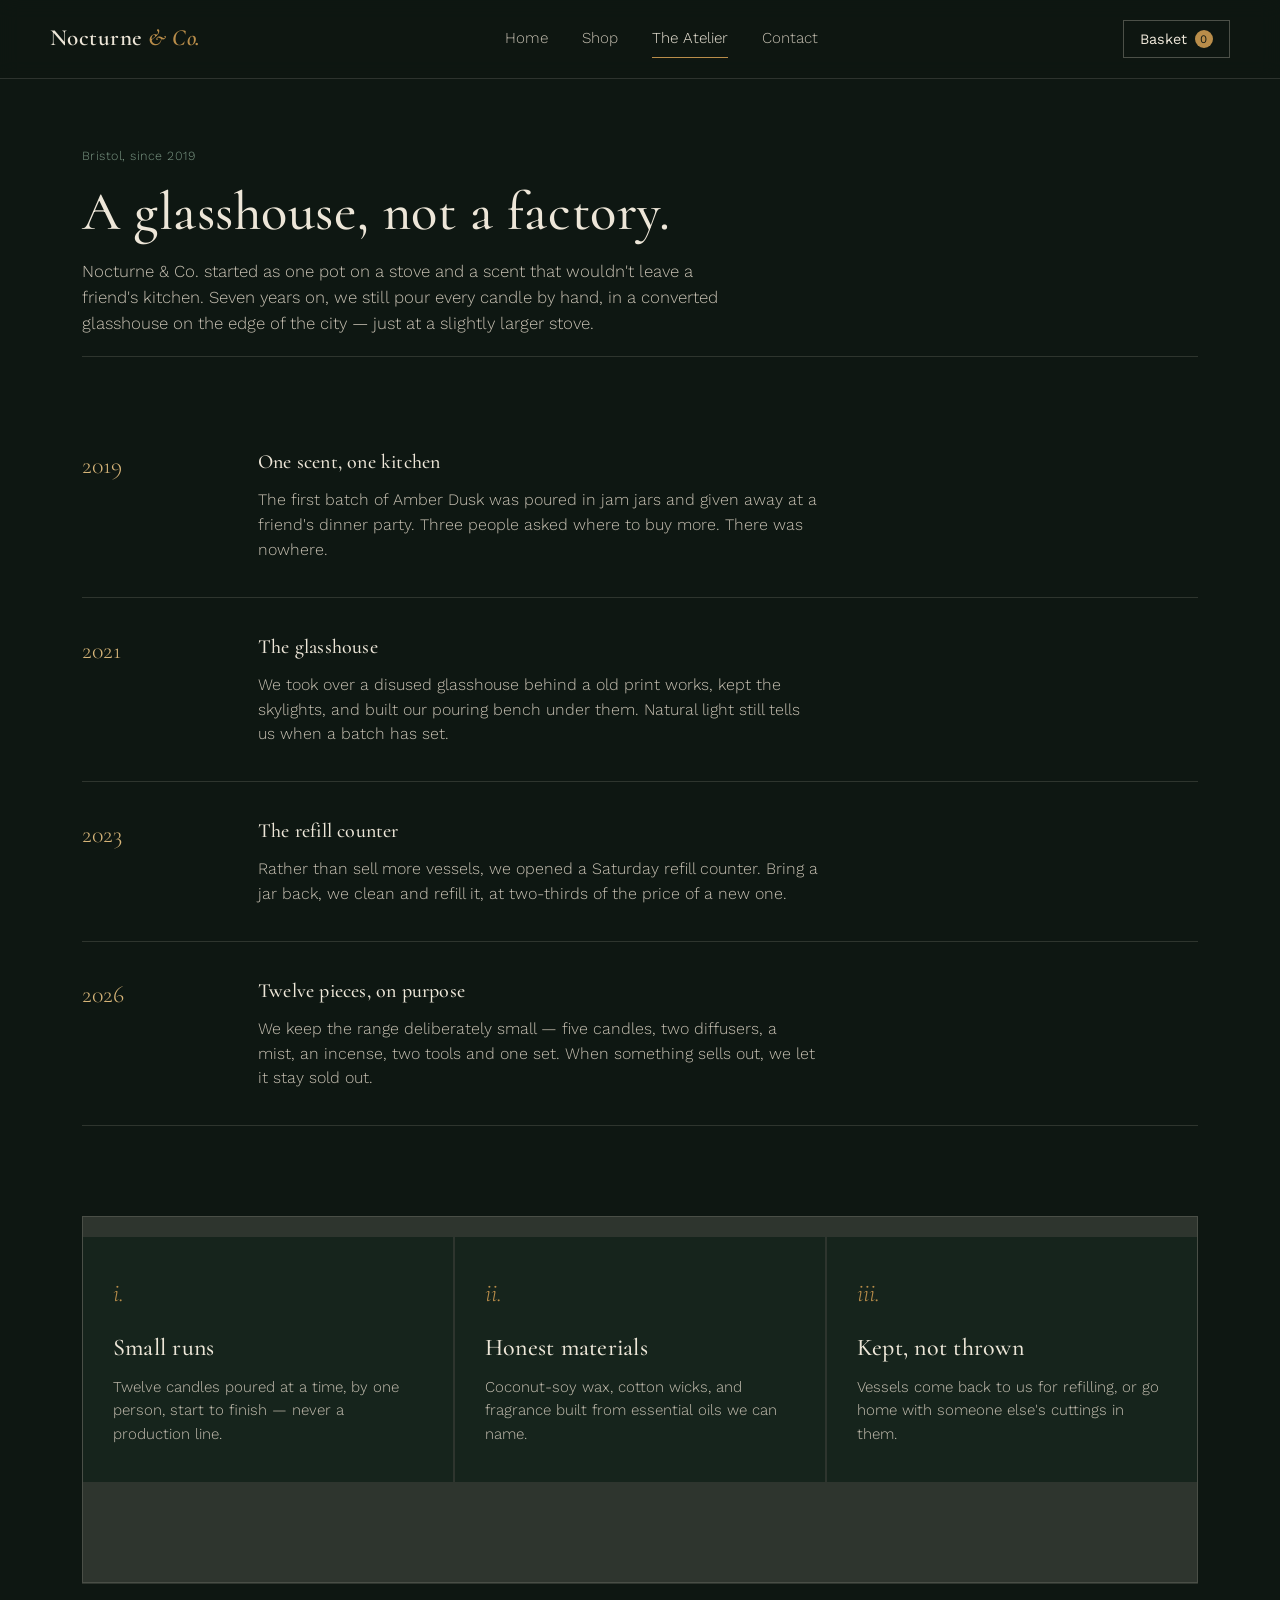
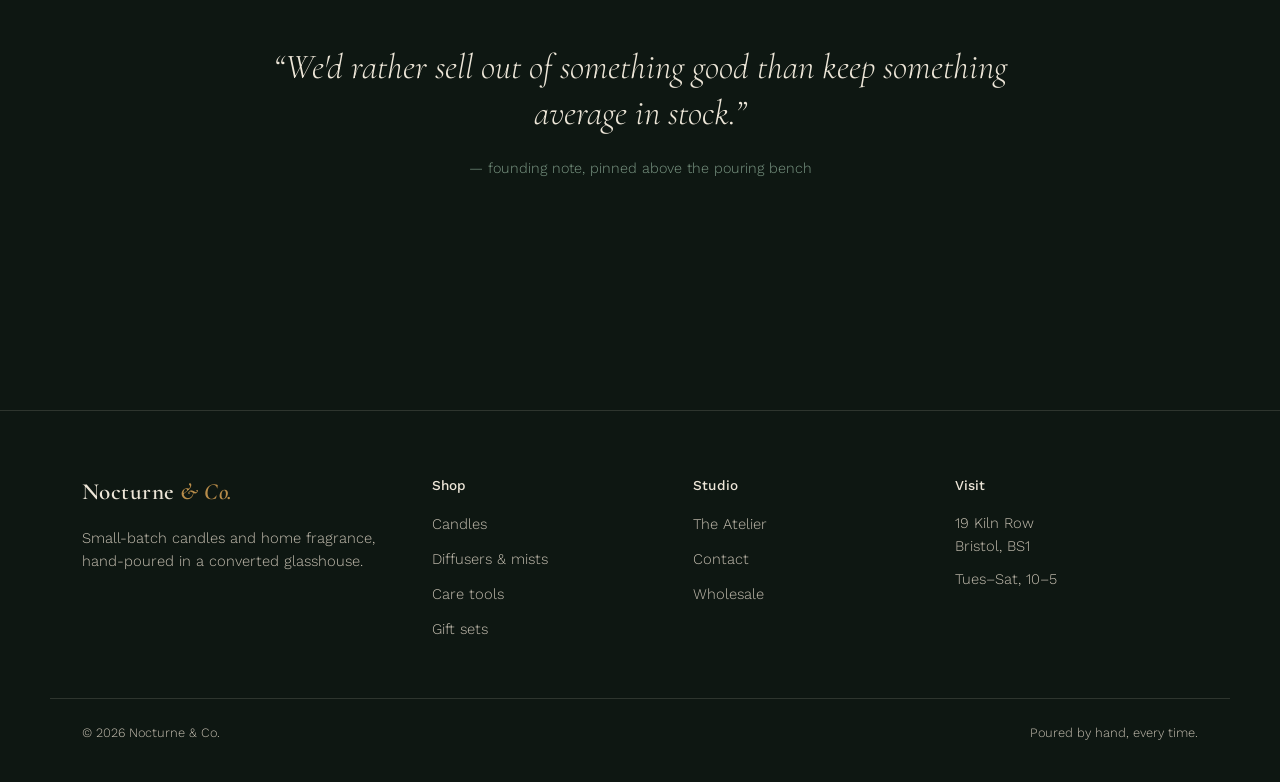
<file: fullstack/files/about.html>
<!DOCTYPE html>
<html lang="en">
<head>
<meta charset="UTF-8">
<meta name="viewport" content="width=device-width, initial-scale=1.0">
<title>The Atelier — Nocturne & Co.</title>
<link rel="stylesheet" href="styles.css">
<style>
  .about-hero{ padding:64px 0 20px; max-width:640px; }
  .about-hero p{ color:var(--linen-dim); margin-top:18px; font-size:1.05rem; }

  .timeline{ padding:90px 0; border-top:1px solid var(--line); }
  .t-row{
    display:grid; grid-template-columns:140px 1fr; gap:36px;
    padding:34px 0; border-bottom:1px solid var(--line);
  }
  .t-row:first-of-type{ padding-top:0; }
  .t-year{ font-family:var(--serif); font-size:1.5rem; color:var(--brass-light); }
  .t-copy h3{ margin-bottom:10px; font-size:1.25rem; }
  .t-copy p{ color:var(--linen-dim); max-width:56ch; }

  .values{ padding:20px 0 100px; display:grid; grid-template-columns:repeat(3,1fr); gap:2px; background:var(--line); border:1px solid var(--line); }
  .value-card{ background:var(--panel); padding:36px 30px; }
  .value-card .mark{ font-family:var(--serif); font-style:italic; color:var(--brass); font-size:1.6rem; display:block; margin-bottom:16px; }
  .value-card p{ color:var(--linen-dim); font-size:0.94rem; }

  .quote-block{
    padding:60px 0 110px; text-align:center; border-top:1px solid var(--line);
  }
  .quote-block blockquote{
    font-family:var(--serif); font-style:italic; font-size:clamp(1.5rem,3vw,2.2rem);
    max-width:760px; margin:0 auto 20px; line-height:1.3; color:var(--linen);
  }
  .quote-block cite{ color:var(--sage); font-size:0.9rem; font-style:normal; }

  @media (max-width:860px){
    .values{ grid-template-columns:1fr; }
    .t-row{ grid-template-columns:1fr; gap:10px; }
  }
</style>
</head>
<body>

<header class="site">
  <div class="wrap nav-row">
    <a href="index.html" class="wordmark">Nocturne <span>&amp; Co.</span></a>
    <nav class="links">
      <a href="index.html">Home</a>
      <a href="shop.html">Shop</a>
      <a href="about.html" class="active">The Atelier</a>
      <a href="contact.html">Contact</a>
    </nav>
    <div class="nav-right">
      <button class="cart-btn" onclick="openCart()">
        Basket <span class="cart-count" id="cart-count">0</span>
      </button>
      <button class="menu-toggle" onclick="toggleMobileNav()">&#9776;</button>
    </div>
  </div>
</header>

<main class="wrap">

  <section class="about-hero">
    <span class="eyebrow">Bristol, since 2019</span>
    <h1 style="font-size:clamp(2.2rem,4.5vw,3.4rem); margin-top:16px;">A glasshouse, not a factory.</h1>
    <p>Nocturne &amp; Co. started as one pot on a stove and a scent that wouldn't leave a friend's kitchen. Seven years on, we still pour every candle by hand, in a converted glasshouse on the edge of the city — just at a slightly larger stove.</p>
  </section>

  <section class="timeline">
    <div class="t-row">
      <span class="t-year">2019</span>
      <div class="t-copy">
        <h3>One scent, one kitchen</h3>
        <p>The first batch of Amber Dusk was poured in jam jars and given away at a friend's dinner party. Three people asked where to buy more. There was nowhere.</p>
      </div>
    </div>
    <div class="t-row">
      <span class="t-year">2021</span>
      <div class="t-copy">
        <h3>The glasshouse</h3>
        <p>We took over a disused glasshouse behind a old print works, kept the skylights, and built our pouring bench under them. Natural light still tells us when a batch has set.</p>
      </div>
    </div>
    <div class="t-row">
      <span class="t-year">2023</span>
      <div class="t-copy">
        <h3>The refill counter</h3>
        <p>Rather than sell more vessels, we opened a Saturday refill counter. Bring a jar back, we clean and refill it, at two-thirds of the price of a new one.</p>
      </div>
    </div>
    <div class="t-row">
      <span class="t-year">2026</span>
      <div class="t-copy">
        <h3>Twelve pieces, on purpose</h3>
        <p>We keep the range deliberately small — five candles, two diffusers, a mist, an incense, two tools and one set. When something sells out, we let it stay sold out.</p>
      </div>
    </div>
  </section>

  <section class="values">
    <div class="value-card">
      <span class="mark">i.</span>
      <h3 style="margin-bottom:10px;">Small runs</h3>
      <p>Twelve candles poured at a time, by one person, start to finish — never a production line.</p>
    </div>
    <div class="value-card">
      <span class="mark">ii.</span>
      <h3 style="margin-bottom:10px;">Honest materials</h3>
      <p>Coconut-soy wax, cotton wicks, and fragrance built from essential oils we can name.</p>
    </div>
    <div class="value-card">
      <span class="mark">iii.</span>
      <h3 style="margin-bottom:10px;">Kept, not thrown</h3>
      <p>Vessels come back to us for refilling, or go home with someone else's cuttings in them.</p>
    </div>
  </section>

  <section class="quote-block">
    <blockquote>&ldquo;We'd rather sell out of something good than keep something average in stock.&rdquo;</blockquote>
    <cite>— founding note, pinned above the pouring bench</cite>
  </section>

</main>

<footer class="site">
  <div class="wrap footer-grid">
    <div>
      <a href="index.html" class="wordmark">Nocturne <span>&amp; Co.</span></a>
      <p style="margin-top:16px;">Small-batch candles and home fragrance, hand-poured in a converted glasshouse.</p>
    </div>
    <div>
      <h4>Shop</h4>
      <ul class="footer-links">
        <li><a href="shop.html">Candles</a></li>
        <li><a href="shop.html">Diffusers &amp; mists</a></li>
        <li><a href="shop.html">Care tools</a></li>
        <li><a href="shop.html">Gift sets</a></li>
      </ul>
    </div>
    <div>
      <h4>Studio</h4>
      <ul class="footer-links">
        <li><a href="about.html">The Atelier</a></li>
        <li><a href="contact.html">Contact</a></li>
        <li><a href="contact.html">Wholesale</a></li>
      </ul>
    </div>
    <div>
      <h4>Visit</h4>
      <p>19 Kiln Row<br>Bristol, BS1</p>
      <p style="margin-top:10px;">Tues–Sat, 10–5</p>
    </div>
  </div>
  <div class="wrap footer-bottom">
    <span>&copy; 2026 Nocturne &amp; Co.</span>
    <span>Poured by hand, every time.</span>
  </div>
</footer>

<div class="cart-overlay" id="cart-overlay" onclick="closeCart()"></div>
<div class="cart-drawer" id="cart-drawer">
  <div class="cart-head">
    <h3>Your basket</h3>
    <button class="cart-close" onclick="closeCart()">&times;</button>
  </div>
  <div class="cart-items" id="cart-items"></div>
  <div class="cart-foot">
    <div class="cart-subtotal">
      <span>Subtotal</span>
      <span class="amount" id="cart-subtotal-amount">$0.00</span>
    </div>
    <a href="contact.html" class="btn solid" style="width:100%; justify-content:center;">Checkout</a>
  </div>
</div>
<div class="toast" id="toast"></div>

<script src="script.js"></script>
</body>
</html>
</file>
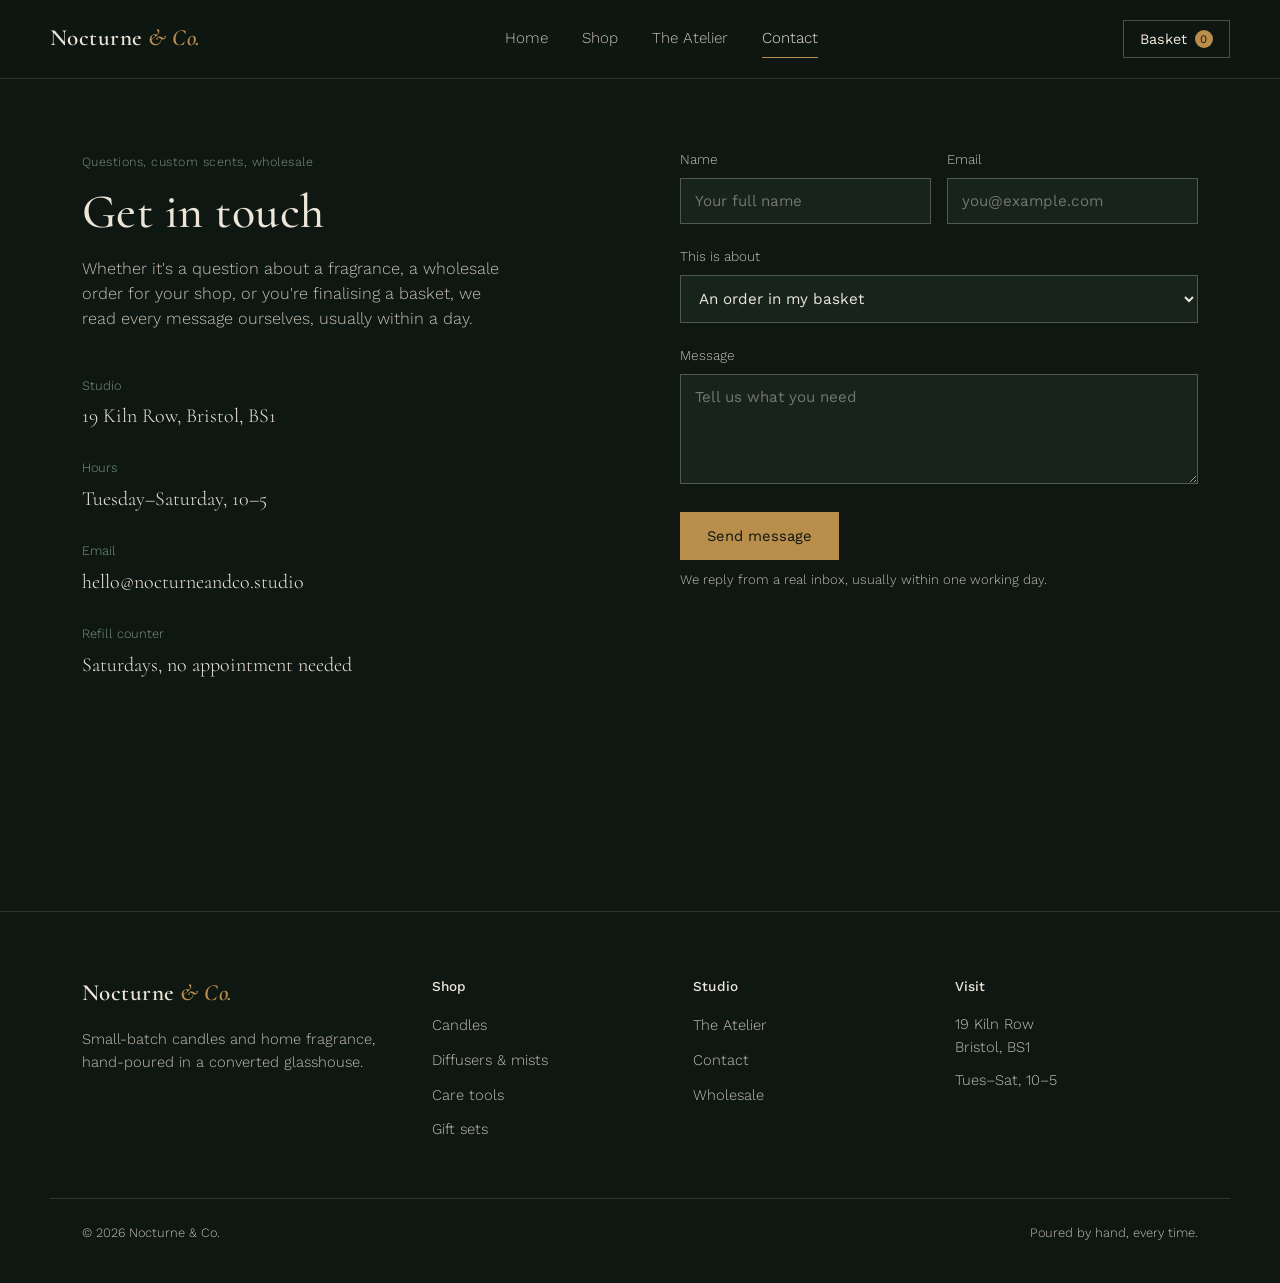
<file: fullstack/files/contact.html>
<!DOCTYPE html>
<html lang="en">
<head>
<meta charset="UTF-8">
<meta name="viewport" content="width=device-width, initial-scale=1.0">
<title>Contact — Nocturne & Co.</title>
<link rel="stylesheet" href="styles.css">
<style>
  .contact-wrap{
    display:grid; grid-template-columns:1fr 1fr; gap:80px;
    padding:70px 0 110px;
  }
  .contact-copy p.lede{ color:var(--linen-dim); margin-top:18px; max-width:42ch; font-size:1.02rem; }

  .info-list{ margin-top:44px; display:flex; flex-direction:column; gap:26px; }
  .info-item .label{ font-size:0.8rem; color:var(--sage); margin-bottom:6px; display:block; }
  .info-item .val{ font-family:var(--serif); font-size:1.25rem; }

  form{ display:flex; flex-direction:column; gap:22px; }
  .field{ display:flex; flex-direction:column; gap:8px; }
  .field label{ font-size:0.85rem; color:var(--linen-dim); }
  .field input, .field select, .field textarea{
    background:var(--panel); border:1px solid var(--line-strong);
    color:var(--linen); padding:13px 14px; font-family:var(--sans); font-size:0.95rem;
  }
  .field input:focus, .field select:focus, .field textarea:focus{
    outline:none; border-color:var(--brass);
  }
  .field textarea{ resize:vertical; min-height:110px; }
  .field-row{ display:flex; gap:16px; }
  .field-row .field{ flex:1; }

  .submit-row{ margin-top:6px; }
  .form-note{ font-size:0.82rem; color:var(--linen-dim); margin-top:10px; }

  @media (max-width:860px){
    .contact-wrap{ grid-template-columns:1fr; gap:50px; }
  }
</style>
</head>
<body>

<header class="site">
  <div class="wrap nav-row">
    <a href="index.html" class="wordmark">Nocturne <span>&amp; Co.</span></a>
    <nav class="links">
      <a href="index.html">Home</a>
      <a href="shop.html">Shop</a>
      <a href="about.html">The Atelier</a>
      <a href="contact.html" class="active">Contact</a>
    </nav>
    <div class="nav-right">
      <button class="cart-btn" onclick="openCart()">
        Basket <span class="cart-count" id="cart-count">0</span>
      </button>
      <button class="menu-toggle" onclick="toggleMobileNav()">&#9776;</button>
    </div>
  </div>
</header>

<main class="wrap">
  <div class="contact-wrap">

    <div class="contact-copy">
      <span class="eyebrow">Questions, custom scents, wholesale</span>
      <h1 style="font-size:clamp(2.1rem,4vw,3rem); margin-top:14px;">Get in touch</h1>
      <p class="lede">Whether it's a question about a fragrance, a wholesale order for your shop, or you're finalising a basket, we read every message ourselves, usually within a day.</p>

      <div class="info-list">
        <div class="info-item">
          <span class="label">Studio</span>
          <span class="val">19 Kiln Row, Bristol, BS1</span>
        </div>
        <div class="info-item">
          <span class="label">Hours</span>
          <span class="val">Tuesday–Saturday, 10–5</span>
        </div>
        <div class="info-item">
          <span class="label">Email</span>
          <span class="val">hello@nocturneandco.studio</span>
        </div>
        <div class="info-item">
          <span class="label">Refill counter</span>
          <span class="val">Saturdays, no appointment needed</span>
        </div>
      </div>
    </div>

    <form onsubmit="return handleSubmit(event)">
      <div class="field-row">
        <div class="field">
          <label for="name">Name</label>
          <input type="text" id="name" required placeholder="Your full name">
        </div>
        <div class="field">
          <label for="email">Email</label>
          <input type="email" id="email" required placeholder="you@example.com">
        </div>
      </div>

      <div class="field">
        <label for="reason">This is about</label>
        <select id="reason">
          <option>An order in my basket</option>
          <option>A fragrance question</option>
          <option>Wholesale or stockist enquiry</option>
          <option>The refill counter</option>
          <option>Something else</option>
        </select>
      </div>

      <div class="field">
        <label for="message">Message</label>
        <textarea id="message" required placeholder="Tell us what you need"></textarea>
      </div>

      <div class="submit-row">
        <button type="submit" class="btn solid">Send message</button>
        <p class="form-note" id="form-note">We reply from a real inbox, usually within one working day.</p>
      </div>
    </form>

  </div>
</main>

<footer class="site">
  <div class="wrap footer-grid">
    <div>
      <a href="index.html" class="wordmark">Nocturne <span>&amp; Co.</span></a>
      <p style="margin-top:16px;">Small-batch candles and home fragrance, hand-poured in a converted glasshouse.</p>
    </div>
    <div>
      <h4>Shop</h4>
      <ul class="footer-links">
        <li><a href="shop.html">Candles</a></li>
        <li><a href="shop.html">Diffusers &amp; mists</a></li>
        <li><a href="shop.html">Care tools</a></li>
        <li><a href="shop.html">Gift sets</a></li>
      </ul>
    </div>
    <div>
      <h4>Studio</h4>
      <ul class="footer-links">
        <li><a href="about.html">The Atelier</a></li>
        <li><a href="contact.html">Contact</a></li>
        <li><a href="contact.html">Wholesale</a></li>
      </ul>
    </div>
    <div>
      <h4>Visit</h4>
      <p>19 Kiln Row<br>Bristol, BS1</p>
      <p style="margin-top:10px;">Tues–Sat, 10–5</p>
    </div>
  </div>
  <div class="wrap footer-bottom">
    <span>&copy; 2026 Nocturne &amp; Co.</span>
    <span>Poured by hand, every time.</span>
  </div>
</footer>

<div class="cart-overlay" id="cart-overlay" onclick="closeCart()"></div>
<div class="cart-drawer" id="cart-drawer">
  <div class="cart-head">
    <h3>Your basket</h3>
    <button class="cart-close" onclick="closeCart()">&times;</button>
  </div>
  <div class="cart-items" id="cart-items"></div>
  <div class="cart-foot">
    <div class="cart-subtotal">
      <span>Subtotal</span>
      <span class="amount" id="cart-subtotal-amount">$0.00</span>
    </div>
    <a href="contact.html" class="btn solid" style="width:100%; justify-content:center;">Checkout</a>
  </div>
</div>
<div class="toast" id="toast"></div>

<script src="script.js"></script>
<script>
  function handleSubmit(e){
    e.preventDefault();
    document.getElementById('form-note').textContent = "Thanks — your message has been sent. We'll reply within one working day.";
    e.target.reset();
    return false;
  }
</script>
</body>
</html>
</file>
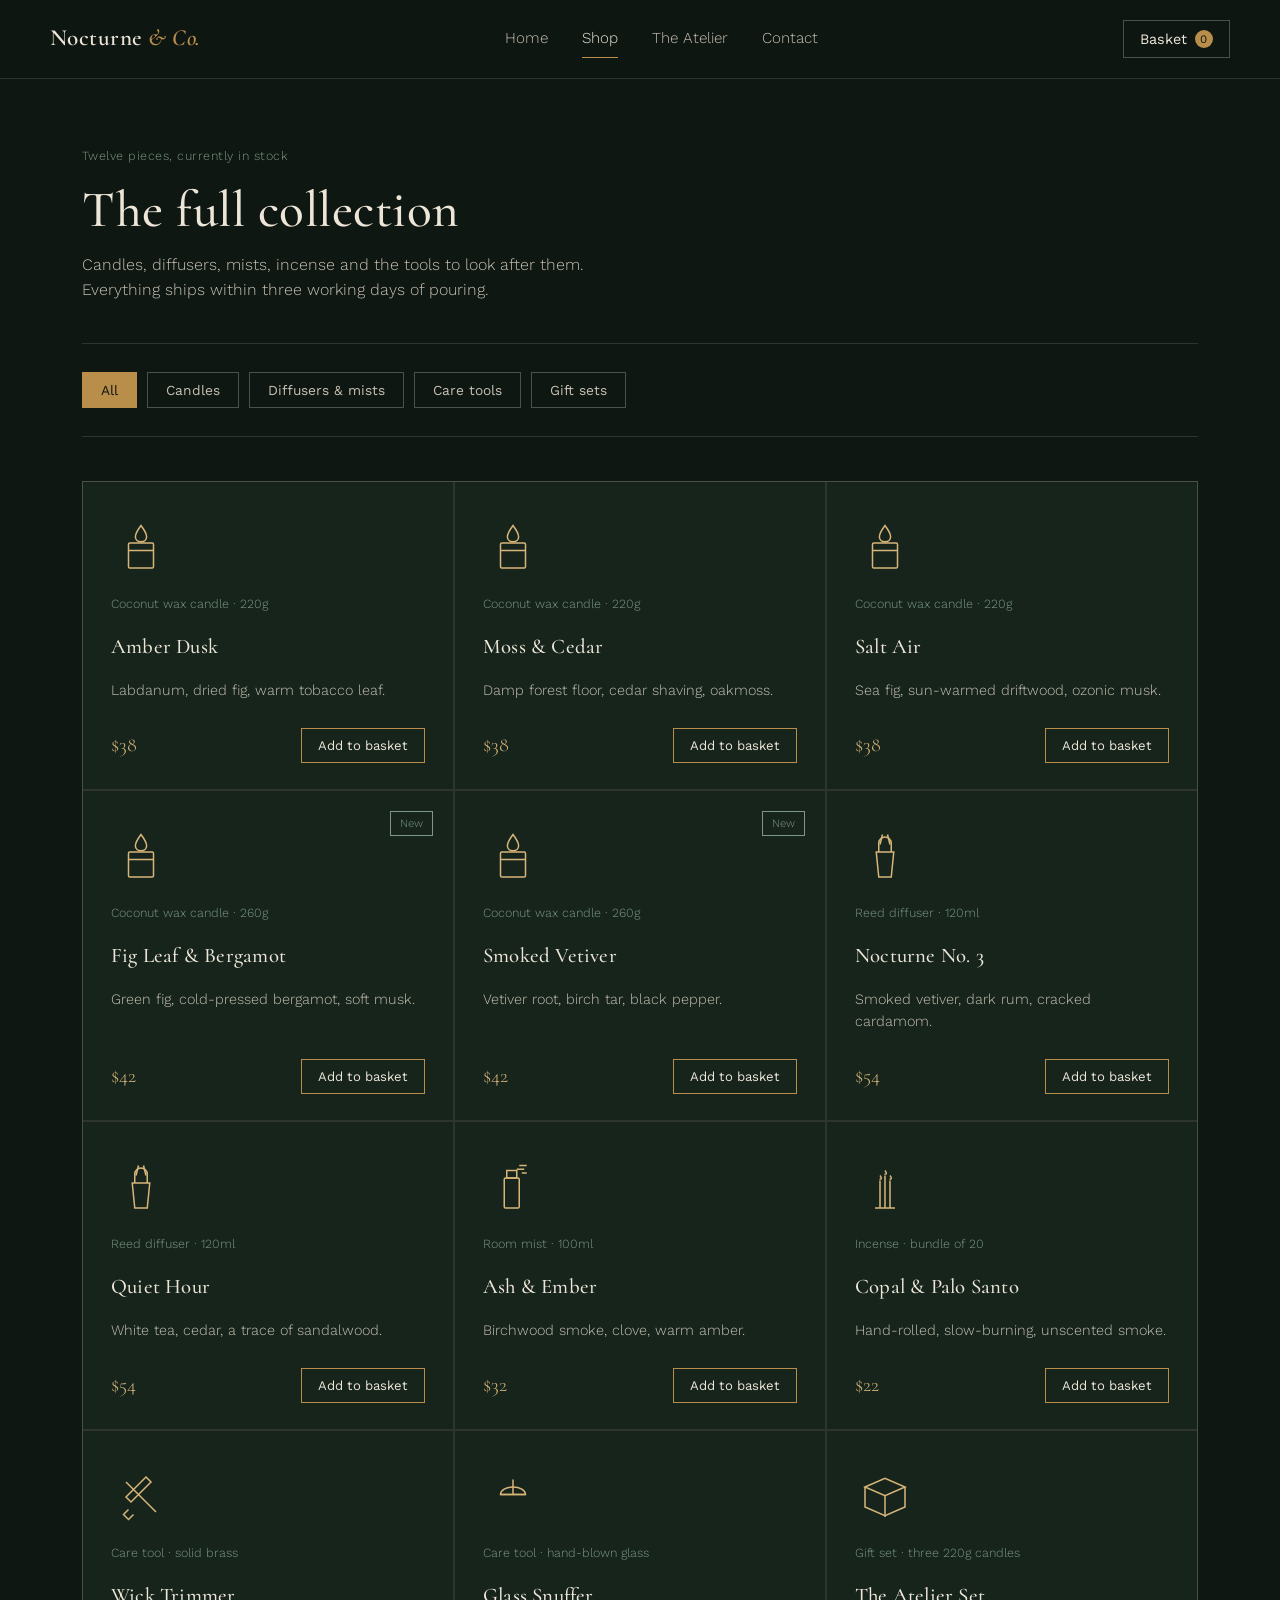
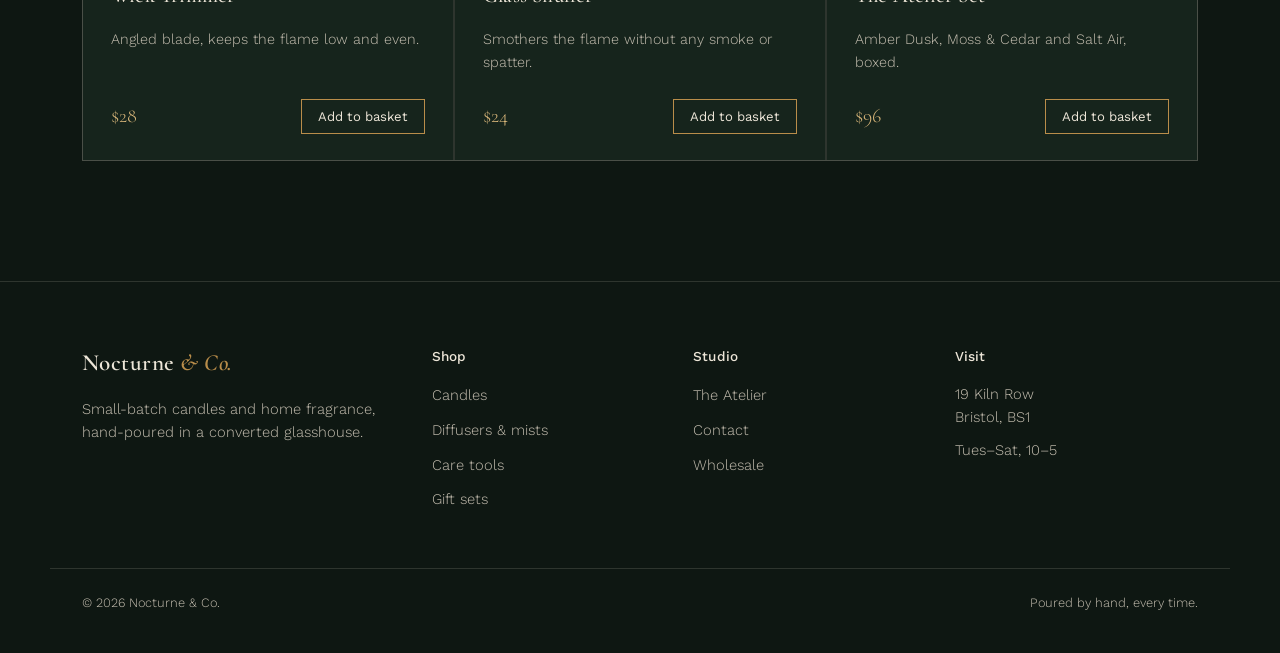
<file: fullstack/files/shop.html>
<!DOCTYPE html>
<html lang="en">
<head>
<meta charset="UTF-8">
<meta name="viewport" content="width=device-width, initial-scale=1.0">
<title>Shop — Nocturne & Co.</title>
<link rel="stylesheet" href="styles.css">
<style>
  .shop-hero{ padding:64px 0 40px; border-bottom:1px solid var(--line); }
  .shop-hero p{ color:var(--linen-dim); max-width:52ch; margin-top:16px; }

  .filter-row{
    display:flex; gap:10px; flex-wrap:wrap;
    padding:28px 0; position:sticky; top:73px; background:var(--ink); z-index:10;
    border-bottom:1px solid var(--line);
  }
  .filter-btn{
    padding:9px 18px; border:1px solid var(--line-strong); background:none;
    color:var(--linen-dim); font-family:var(--sans); font-size:0.86rem; cursor:pointer;
  }
  .filter-btn:hover{ color:var(--linen); border-color:var(--brass); }
  .filter-btn.active{ background:var(--brass); border-color:var(--brass); color:var(--ink); }

  .shop-grid{
    display:grid; grid-template-columns:repeat(3, 1fr); gap:2px;
    background:var(--line); border:1px solid var(--line);
    margin:44px 0 100px;
  }
  .p-card{
    background:var(--panel); padding:36px 28px 26px;
    display:flex; flex-direction:column; gap:16px; position:relative;
    transition:background 0.25s ease;
  }
  .p-card:hover{ background:var(--panel-2); }
  .p-card .badge{
    position:absolute; top:20px; right:20px;
    font-size:0.7rem; color:var(--sage); border:1px solid var(--sage);
    padding:3px 9px;
  }
  .p-card .icon-box{ width:60px; height:60px; color:var(--brass-light); }
  .p-card .icon-box svg{ width:100%; height:100%; }
  .p-card .cat{ font-size:0.78rem; color:var(--sage); }
  .p-card h3{ font-size:1.3rem; margin-top:2px; }
  .p-card .desc{ font-size:0.9rem; color:var(--linen-dim); }
  .p-card-foot{ display:flex; justify-content:space-between; align-items:center; margin-top:auto; padding-top:10px; }
  .p-card .price{ font-family:var(--serif); font-size:1.25rem; color:var(--brass-light); }
  .add-btn{
    font-size:0.82rem; padding:9px 16px; border:1px solid var(--brass);
    background:none; color:var(--linen); cursor:pointer; font-family:var(--sans);
    transition:background 0.2s ease, color 0.2s ease;
  }
  .add-btn:hover{ background:var(--brass); color:var(--ink); }

  @media (max-width:860px){ .shop-grid{ grid-template-columns:1fr 1fr; } .filter-row{ top:0; } }
  @media (max-width:560px){ .shop-grid{ grid-template-columns:1fr; } }
</style>
</head>
<body>

<header class="site">
  <div class="wrap nav-row">
    <a href="index.html" class="wordmark">Nocturne <span>&amp; Co.</span></a>
    <nav class="links">
      <a href="index.html">Home</a>
      <a href="shop.html" class="active">Shop</a>
      <a href="about.html">The Atelier</a>
      <a href="contact.html">Contact</a>
    </nav>
    <div class="nav-right">
      <button class="cart-btn" onclick="openCart()">
        Basket <span class="cart-count" id="cart-count">0</span>
      </button>
      <button class="menu-toggle" onclick="toggleMobileNav()">&#9776;</button>
    </div>
  </div>
</header>

<main class="wrap">

  <section class="shop-hero">
    <span class="eyebrow">Twelve pieces, currently in stock</span>
    <h1 style="font-size:clamp(2.2rem,4vw,3.2rem); margin-top:16px;">The full collection</h1>
    <p>Candles, diffusers, mists, incense and the tools to look after them. Everything ships within three working days of pouring.</p>
  </section>

  <div class="filter-row" id="filter-row">
    <button class="filter-btn active" data-filter="all">All</button>
    <button class="filter-btn" data-filter="candle">Candles</button>
    <button class="filter-btn" data-filter="diffuser">Diffusers &amp; mists</button>
    <button class="filter-btn" data-filter="tool">Care tools</button>
    <button class="filter-btn" data-filter="box">Gift sets</button>
  </div>

  <div class="shop-grid" id="shop-grid">

    <div class="p-card" data-cat="candle">
      <div class="icon-box"><svg viewBox="0 0 48 48" fill="none" stroke="currentColor" stroke-width="1.2"><path d="M24 6c3 4 4.5 6.6 4.5 9 0 2.4-2 4-4.5 4s-4.5-1.6-4.5-4c0-2.4 1.5-5 4.5-9z"/><rect x="14" y="20" width="20" height="20" rx="1"/><line x1="14" y1="26" x2="34" y2="26"/></svg></div>
      <span class="cat">Coconut wax candle · 220g</span>
      <h3>Amber Dusk</h3>
      <p class="desc">Labdanum, dried fig, warm tobacco leaf.</p>
      <div class="p-card-foot">
        <span class="price">$38</span>
        <button class="add-btn" onclick="addToCart('amber-dusk','Amber Dusk',38,'candle')">Add to basket</button>
      </div>
    </div>

    <div class="p-card" data-cat="candle">
      <div class="icon-box"><svg viewBox="0 0 48 48" fill="none" stroke="currentColor" stroke-width="1.2"><path d="M24 6c3 4 4.5 6.6 4.5 9 0 2.4-2 4-4.5 4s-4.5-1.6-4.5-4c0-2.4 1.5-5 4.5-9z"/><rect x="14" y="20" width="20" height="20" rx="1"/><line x1="14" y1="26" x2="34" y2="26"/></svg></div>
      <span class="cat">Coconut wax candle · 220g</span>
      <h3>Moss &amp; Cedar</h3>
      <p class="desc">Damp forest floor, cedar shaving, oakmoss.</p>
      <div class="p-card-foot">
        <span class="price">$38</span>
        <button class="add-btn" onclick="addToCart('moss-cedar','Moss & Cedar',38,'candle')">Add to basket</button>
      </div>
    </div>

    <div class="p-card" data-cat="candle">
      <div class="icon-box"><svg viewBox="0 0 48 48" fill="none" stroke="currentColor" stroke-width="1.2"><path d="M24 6c3 4 4.5 6.6 4.5 9 0 2.4-2 4-4.5 4s-4.5-1.6-4.5-4c0-2.4 1.5-5 4.5-9z"/><rect x="14" y="20" width="20" height="20" rx="1"/><line x1="14" y1="26" x2="34" y2="26"/></svg></div>
      <span class="cat">Coconut wax candle · 220g</span>
      <h3>Salt Air</h3>
      <p class="desc">Sea fig, sun-warmed driftwood, ozonic musk.</p>
      <div class="p-card-foot">
        <span class="price">$38</span>
        <button class="add-btn" onclick="addToCart('salt-air','Salt Air',38,'candle')">Add to basket</button>
      </div>
    </div>

    <div class="p-card" data-cat="candle">
      <span class="badge">New</span>
      <div class="icon-box"><svg viewBox="0 0 48 48" fill="none" stroke="currentColor" stroke-width="1.2"><path d="M24 6c3 4 4.5 6.6 4.5 9 0 2.4-2 4-4.5 4s-4.5-1.6-4.5-4c0-2.4 1.5-5 4.5-9z"/><rect x="14" y="20" width="20" height="20" rx="1"/><line x1="14" y1="26" x2="34" y2="26"/></svg></div>
      <span class="cat">Coconut wax candle · 260g</span>
      <h3>Fig Leaf &amp; Bergamot</h3>
      <p class="desc">Green fig, cold-pressed bergamot, soft musk.</p>
      <div class="p-card-foot">
        <span class="price">$42</span>
        <button class="add-btn" onclick="addToCart('fig-bergamot','Fig Leaf & Bergamot',42,'candle')">Add to basket</button>
      </div>
    </div>

    <div class="p-card" data-cat="candle">
      <span class="badge">New</span>
      <div class="icon-box"><svg viewBox="0 0 48 48" fill="none" stroke="currentColor" stroke-width="1.2"><path d="M24 6c3 4 4.5 6.6 4.5 9 0 2.4-2 4-4.5 4s-4.5-1.6-4.5-4c0-2.4 1.5-5 4.5-9z"/><rect x="14" y="20" width="20" height="20" rx="1"/><line x1="14" y1="26" x2="34" y2="26"/></svg></div>
      <span class="cat">Coconut wax candle · 260g</span>
      <h3>Smoked Vetiver</h3>
      <p class="desc">Vetiver root, birch tar, black pepper.</p>
      <div class="p-card-foot">
        <span class="price">$42</span>
        <button class="add-btn" onclick="addToCart('smoked-vetiver','Smoked Vetiver',42,'candle')">Add to basket</button>
      </div>
    </div>

    <div class="p-card" data-cat="diffuser">
      <div class="icon-box"><svg viewBox="0 0 48 48" fill="none" stroke="currentColor" stroke-width="1.2"><path d="M17 20h14l-2 20H19l-2-20z"/><path d="M19 20V13a5 5 0 0 1 10 0v7"/><line x1="22" y1="6" x2="20" y2="14"/><line x1="26" y1="6" x2="28" y2="14"/></svg></div>
      <span class="cat">Reed diffuser · 120ml</span>
      <h3>Nocturne No. 3</h3>
      <p class="desc">Smoked vetiver, dark rum, cracked cardamom.</p>
      <div class="p-card-foot">
        <span class="price">$54</span>
        <button class="add-btn" onclick="addToCart('nocturne-3','Nocturne No. 3',54,'diffuser')">Add to basket</button>
      </div>
    </div>

    <div class="p-card" data-cat="diffuser">
      <div class="icon-box"><svg viewBox="0 0 48 48" fill="none" stroke="currentColor" stroke-width="1.2"><path d="M17 20h14l-2 20H19l-2-20z"/><path d="M19 20V13a5 5 0 0 1 10 0v7"/><line x1="22" y1="6" x2="20" y2="14"/><line x1="26" y1="6" x2="28" y2="14"/></svg></div>
      <span class="cat">Reed diffuser · 120ml</span>
      <h3>Quiet Hour</h3>
      <p class="desc">White tea, cedar, a trace of sandalwood.</p>
      <div class="p-card-foot">
        <span class="price">$54</span>
        <button class="add-btn" onclick="addToCart('quiet-hour','Quiet Hour',54,'diffuser')">Add to basket</button>
      </div>
    </div>

    <div class="p-card" data-cat="diffuser">
      <div class="icon-box"><svg viewBox="0 0 48 48" fill="none" stroke="currentColor" stroke-width="1.2"><rect x="17" y="16" width="12" height="24" rx="1"/><rect x="19" y="10" width="8" height="6"/><path d="M27 9h6M29 6h6M31 12h4"/></svg></div>
      <span class="cat">Room mist · 100ml</span>
      <h3>Ash &amp; Ember</h3>
      <p class="desc">Birchwood smoke, clove, warm amber.</p>
      <div class="p-card-foot">
        <span class="price">$32</span>
        <button class="add-btn" onclick="addToCart('ash-ember','Ash & Ember',32,'mist')">Add to basket</button>
      </div>
    </div>

    <div class="p-card" data-cat="diffuser">
      <div class="icon-box"><svg viewBox="0 0 48 48" fill="none" stroke="currentColor" stroke-width="1.2"><path d="M16 40h16"/><path d="M20 40V18M24 40V14M28 40V18"/><path d="M24 10c1.5 2 1.5 3-.4 3M20 14c1.5 2 1.5 3-.4 3M28 14c1.5 2 1.5 3-.4 3"/></svg></div>
      <span class="cat">Incense · bundle of 20</span>
      <h3>Copal &amp; Palo Santo</h3>
      <p class="desc">Hand-rolled, slow-burning, unscented smoke.</p>
      <div class="p-card-foot">
        <span class="price">$22</span>
        <button class="add-btn" onclick="addToCart('copal-palo-santo','Copal & Palo Santo',22,'incense')">Add to basket</button>
      </div>
    </div>

    <div class="p-card" data-cat="tool">
      <div class="icon-box"><svg viewBox="0 0 48 48" fill="none" stroke="currentColor" stroke-width="1.2"><path d="M12 12l24 24M28 8l4 4-16 16-4-4z"/><path d="M14 34l-4 4 4 4 4-4"/></svg></div>
      <span class="cat">Care tool · solid brass</span>
      <h3>Wick Trimmer</h3>
      <p class="desc">Angled blade, keeps the flame low and even.</p>
      <div class="p-card-foot">
        <span class="price">$28</span>
        <button class="add-btn" onclick="addToCart('wick-trimmer','Brass Wick Trimmer',28,'tool')">Add to basket</button>
      </div>
    </div>

    <div class="p-card" data-cat="tool">
      <div class="icon-box"><svg viewBox="0 0 48 48" fill="none" stroke="currentColor" stroke-width="1.2"><path d="M14 22a10 6 0 0 1 20 0z"/><line x1="24" y1="22" x2="24" y2="10"/><line x1="14" y1="22" x2="34" y2="22"/></svg></div>
      <span class="cat">Care tool · hand-blown glass</span>
      <h3>Glass Snuffer</h3>
      <p class="desc">Smothers the flame without any smoke or spatter.</p>
      <div class="p-card-foot">
        <span class="price">$24</span>
        <button class="add-btn" onclick="addToCart('glass-snuffer','Glass Snuffer',24,'snuffer')">Add to basket</button>
      </div>
    </div>

    <div class="p-card" data-cat="box">
      <div class="icon-box"><svg viewBox="0 0 48 48" fill="none" stroke="currentColor" stroke-width="1.2"><path d="M8 16l16-7 16 7-16 7z"/><path d="M8 16v16l16 7 16-7V16"/><path d="M24 23v17"/></svg></div>
      <span class="cat">Gift set · three 220g candles</span>
      <h3>The Atelier Set</h3>
      <p class="desc">Amber Dusk, Moss &amp; Cedar and Salt Air, boxed.</p>
      <div class="p-card-foot">
        <span class="price">$96</span>
        <button class="add-btn" onclick="addToCart('atelier-set','The Atelier Set',96,'box')">Add to basket</button>
      </div>
    </div>

  </div>

</main>

<footer class="site">
  <div class="wrap footer-grid">
    <div>
      <a href="index.html" class="wordmark">Nocturne <span>&amp; Co.</span></a>
      <p style="margin-top:16px;">Small-batch candles and home fragrance, hand-poured in a converted glasshouse.</p>
    </div>
    <div>
      <h4>Shop</h4>
      <ul class="footer-links">
        <li><a href="shop.html">Candles</a></li>
        <li><a href="shop.html">Diffusers &amp; mists</a></li>
        <li><a href="shop.html">Care tools</a></li>
        <li><a href="shop.html">Gift sets</a></li>
      </ul>
    </div>
    <div>
      <h4>Studio</h4>
      <ul class="footer-links">
        <li><a href="about.html">The Atelier</a></li>
        <li><a href="contact.html">Contact</a></li>
        <li><a href="contact.html">Wholesale</a></li>
      </ul>
    </div>
    <div>
      <h4>Visit</h4>
      <p>19 Kiln Row<br>Bristol, BS1</p>
      <p style="margin-top:10px;">Tues–Sat, 10–5</p>
    </div>
  </div>
  <div class="wrap footer-bottom">
    <span>&copy; 2026 Nocturne &amp; Co.</span>
    <span>Poured by hand, every time.</span>
  </div>
</footer>

<div class="cart-overlay" id="cart-overlay" onclick="closeCart()"></div>
<div class="cart-drawer" id="cart-drawer">
  <div class="cart-head">
    <h3>Your basket</h3>
    <button class="cart-close" onclick="closeCart()">&times;</button>
  </div>
  <div class="cart-items" id="cart-items"></div>
  <div class="cart-foot">
    <div class="cart-subtotal">
      <span>Subtotal</span>
      <span class="amount" id="cart-subtotal-amount">$0.00</span>
    </div>
    <a href="contact.html" class="btn solid" style="width:100%; justify-content:center;">Checkout</a>
  </div>
</div>
<div class="toast" id="toast"></div>

<script src="script.js"></script>
<script>
  document.querySelectorAll('.filter-btn').forEach(btn => {
    btn.addEventListener('click', () => {
      document.querySelectorAll('.filter-btn').forEach(b => b.classList.remove('active'));
      btn.classList.add('active');
      const f = btn.dataset.filter;
      document.querySelectorAll('.p-card').forEach(card => {
        card.style.display = (f === 'all' || card.dataset.cat === f) ? '' : 'none';
      });
    });
  });
</script>
</body>
</html>
</file>
<file: fullstack/files/styles.css>
/* Nocturne & Co. — shared design system */

@import url('https://fonts.googleapis.com/css2?family=Cormorant:ital,wght@0,400;0,500;0,600;1,400;1,500&family=Work+Sans:wght@300;400;500;600&display=swap');

:root{
  --ink:        #0E1712;
  --panel:      #16241C;
  --panel-2:    #1B2C22;
  --brass:      #B98D4A;
  --brass-light:#D7B579;
  --linen:      #EDE6D8;
  --linen-dim:  #C7C0B2;
  --sage:       #7C9885;
  --line:       rgba(237,230,216,0.14);
  --line-strong:rgba(237,230,216,0.28);

  --serif: 'Cormorant', Georgia, serif;
  --sans: 'Work Sans', -apple-system, sans-serif;

  --max: 1180px;
}

*{ box-sizing:border-box; }
html{ scroll-behavior:smooth; }

body{
  margin:0;
  background:var(--ink);
  color:var(--linen);
  font-family:var(--sans);
  font-weight:300;
  line-height:1.55;
  -webkit-font-smoothing:antialiased;
}

a{ color:inherit; text-decoration:none; }

img,svg{ display:block; max-width:100%; }

.wrap{
  max-width:var(--max);
  margin:0 auto;
  padding:0 32px;
}

h1,h2,h3,h4{
  font-family:var(--serif);
  font-weight:500;
  margin:0;
  letter-spacing:0.01em;
}

h1{ font-size:clamp(2.6rem, 5.4vw, 4.6rem); line-height:1.04; }
h2{ font-size:clamp(1.9rem, 3.4vw, 2.7rem); line-height:1.12; }
h3{ font-size:1.5rem; }

p{ margin:0; }

.eyebrow{
  font-family:var(--sans);
  font-size:0.78rem;
  color:var(--sage);
  letter-spacing:0.04em;
}

.btn{
  display:inline-flex;
  align-items:center;
  gap:10px;
  padding:14px 26px;
  border:1px solid var(--brass);
  color:var(--linen);
  background:transparent;
  font-family:var(--sans);
  font-size:0.92rem;
  cursor:pointer;
  transition:background 0.25s ease, color 0.25s ease, border-color 0.25s ease;
  white-space:nowrap;
}
.btn:hover{ background:var(--brass); color:var(--ink); }

.btn.solid{ background:var(--brass); color:var(--ink); }
.btn.solid:hover{ background:var(--brass-light); border-color:var(--brass-light); }

.btn.ghost{ border-color:var(--line-strong); }
.btn.ghost:hover{ background:var(--panel-2); color:var(--linen); border-color:var(--line-strong); }

/* ---------- Header ---------- */

header.site{
  position:sticky; top:0; z-index:50;
  background:rgba(14,23,18,0.86);
  backdrop-filter:blur(10px);
  border-bottom:1px solid var(--line);
}

.nav-row{
  display:flex;
  align-items:center;
  justify-content:space-between;
  padding:20px 0;
  position:relative;
}

.wordmark{
  font-family:var(--serif);
  font-size:1.45rem;
  font-weight:600;
  letter-spacing:0.02em;
}
.wordmark span{ color:var(--brass); font-style:italic; }

nav.links{
  display:flex;
  align-items:center;
  gap:34px;
  font-size:0.95rem;
}
nav.links a{
  position:relative;
  color:var(--linen-dim);
  transition:color 0.2s ease;
  padding:4px 0;
}
nav.links a:hover, nav.links a.active{ color:var(--linen); }
nav.links a.active::after{
  content:"";
  position:absolute; left:0; right:0; bottom:-3px;
  height:1px; background:var(--brass);
}

.nav-right{ display:flex; align-items:center; gap:22px; }

.cart-btn{
  display:flex; align-items:center; gap:8px;
  font-size:0.9rem; color:var(--linen);
  border:1px solid var(--line-strong);
  padding:9px 16px;
  cursor:pointer;
  background:transparent;
  font-family:var(--sans);
}
.cart-btn:hover{ border-color:var(--brass); }
.cart-count{
  display:inline-flex; align-items:center; justify-content:center;
  min-width:18px; height:18px; padding:0 4px;
  background:var(--brass); color:var(--ink);
  font-size:0.72rem; border-radius:50%;
}

.menu-toggle{ display:none; background:none; border:none; color:var(--linen); cursor:pointer; }

/* ---------- Footer ---------- */

footer.site{
  border-top:1px solid var(--line);
  margin-top:120px;
  padding:64px 0 40px;
}
.footer-grid{
  display:grid;
  grid-template-columns:1.4fr 1fr 1fr 1.1fr;
  gap:40px;
}
.footer-grid h4{
  font-family:var(--sans);
  font-size:0.85rem;
  color:var(--linen);
  font-weight:500;
  margin-bottom:16px;
}
.footer-grid p{ color:var(--linen-dim); font-size:0.92rem; max-width:34ch; }
.footer-links{ list-style:none; margin:0; padding:0; display:flex; flex-direction:column; gap:10px; }
.footer-links a{ color:var(--linen-dim); font-size:0.92rem; }
.footer-links a:hover{ color:var(--brass-light); }
.footer-bottom{
  display:flex; justify-content:space-between; align-items:center;
  margin-top:56px; padding-top:24px; border-top:1px solid var(--line);
  font-size:0.8rem; color:var(--linen-dim);
}

/* ---------- Cart drawer ---------- */

.cart-overlay{
  position:fixed; inset:0; background:rgba(9,14,11,0.55);
  opacity:0; pointer-events:none; transition:opacity 0.3s ease; z-index:90;
}
.cart-overlay.open{ opacity:1; pointer-events:auto; }

.cart-drawer{
  position:fixed; top:0; right:0; bottom:0;
  width:min(420px, 92vw);
  background:var(--panel);
  border-left:1px solid var(--line-strong);
  transform:translateX(100%);
  transition:transform 0.35s cubic-bezier(.4,0,.2,1);
  z-index:91;
  display:flex; flex-direction:column;
}
.cart-drawer.open{ transform:translateX(0); }

.cart-head{
  display:flex; justify-content:space-between; align-items:center;
  padding:26px 28px; border-bottom:1px solid var(--line);
}
.cart-head h3{ font-size:1.3rem; }
.cart-close{ background:none; border:none; color:var(--linen); font-size:1.4rem; cursor:pointer; line-height:1; }

.cart-items{ flex:1; overflow-y:auto; padding:10px 28px; }
.cart-item{
  display:flex; gap:14px; padding:18px 0; border-bottom:1px solid var(--line);
}
.cart-item .icon{ width:52px; height:52px; flex:none; background:var(--panel-2); display:flex; align-items:center; justify-content:center; }
.cart-item .icon svg{ width:30px; height:30px; }
.cart-item-info{ flex:1; }
.cart-item-info .name{ font-family:var(--serif); font-size:1.1rem; }
.cart-item-info .meta{ font-size:0.82rem; color:var(--linen-dim); margin-top:2px; }
.cart-item-qty{ display:flex; align-items:center; gap:10px; margin-top:8px; }
.qty-btn{ width:22px; height:22px; border:1px solid var(--line-strong); background:none; color:var(--linen); cursor:pointer; font-size:0.85rem; display:flex; align-items:center; justify-content:center;}
.qty-btn:hover{ border-color:var(--brass); }
.remove-btn{ font-size:0.78rem; color:var(--linen-dim); background:none; border:none; cursor:pointer; text-decoration:underline; margin-left:8px; }

.cart-empty{ padding:60px 0; text-align:center; color:var(--linen-dim); }

.cart-foot{ padding:24px 28px 30px; border-top:1px solid var(--line); }
.cart-subtotal{ display:flex; justify-content:space-between; font-size:1rem; margin-bottom:16px; }
.cart-subtotal .amount{ font-family:var(--serif); font-size:1.3rem; color:var(--brass-light); }

.toast{
  position:fixed; bottom:28px; left:50%; transform:translate(-50%, 20px);
  background:var(--brass); color:var(--ink); padding:13px 24px;
  font-size:0.9rem; opacity:0; pointer-events:none;
  transition:opacity 0.3s ease, transform 0.3s ease; z-index:99;
}
.toast.show{ opacity:1; transform:translate(-50%, 0); }

@media (max-width:860px){
  nav.links{
    display:none;
    position:absolute; top:100%; left:0; right:0;
    background:var(--panel); border-bottom:1px solid var(--line-strong);
    flex-direction:column; align-items:flex-start; gap:0; padding:8px 32px 20px;
  }
  nav.links.mobile-open{ display:flex; }
  nav.links a{ padding:12px 0; width:100%; }
  .menu-toggle{ display:block; }
  .footer-grid{ grid-template-columns:1fr 1fr; }
}
</file>
